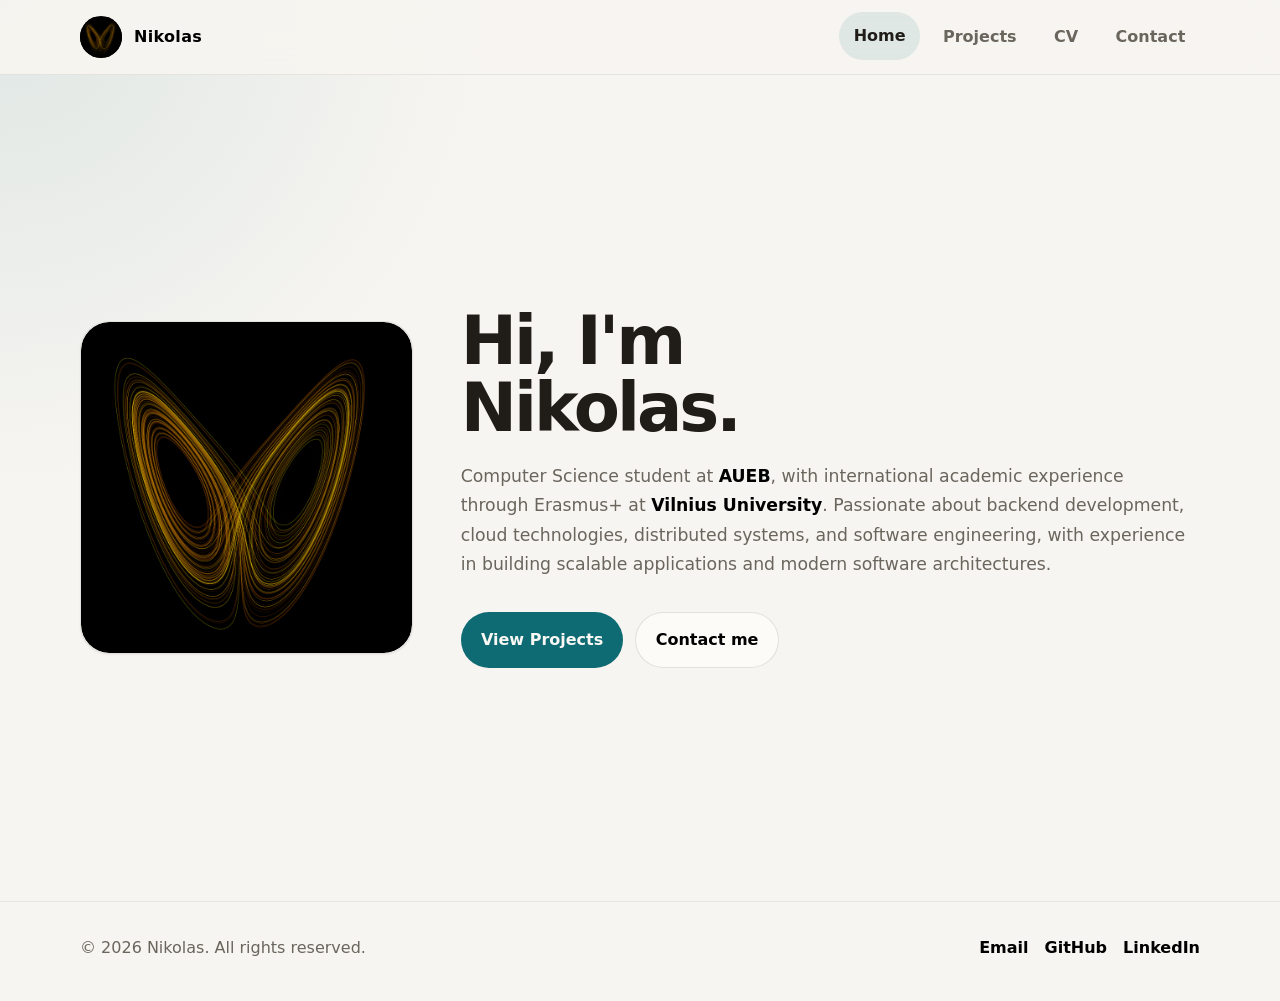
<file: index.html>
<!DOCTYPE html>
<html lang="en" data-theme="light">
<head>
  <meta charset="UTF-8" />
  <meta name="viewport" content="width=device-width, initial-scale=1.0" />
  <title>Portfolio</title>
  <meta name="description" content="Portfolio homepage for Nikolas, Computer Science student at AUEB focused on backend development, cloud, and distributed systems." />
  <link rel="preconnect" href="https://api.fontshare.com" />
  <link href="https://api.fontshare.com/v2/css?f[]=general-sans@400,500,600,700&f[]=cabinet-grotesk@500,700,800&display=swap" rel="stylesheet" />
  <link rel="stylesheet" href="css/style.css" />
</head>
<body>
  <a class="skip-link" href="#content">Skip to content</a>

  <header class="site-header">
    <div class="container header-inner">
      <a class="brand" href="index.html" aria-label="Go to homepage">
        <img src="assets/photo.png" alt="Nikolas" class="brand-photo">
        <span>Nikolas</span>
      </a>
      <nav class="nav" aria-label="Primary navigation">
        <a class="is-active" href="index.html">Home</a>
        <a href="https://github.com/nikwilldoit" target="_blank" rel="noopener noreferrer">Projects</a>
        <a href="https://drive.google.com/file/d/1UFiI4iBHLg2rVivMjlIGK9hXYJwCmS2x/view?usp=sharing" target="_blank" rel="noopener noreferrer">CV</a>
        <a href="contact.html">Contact</a>
      </nav>
    </div>
  </header>

  <main id="content">
    <section class="hero section">
      <div class="container hero-layout">
        <aside class="hero-panel reveal" aria-label="Quick profile">
          <div class="photo-frame">
            <img
              class="photo-img"
              src="assets/photo.png"
              alt="Nikolas"
            />
          </div>
        </aside>

        <div class="hero-copy reveal">
          <h1>Hi, I'm Nikolas<span class="accent">.</span></h1>
          <p>
            Computer Science student at <a href="https://www.aueb.gr/">AUEB</a>, with international academic experience through Erasmus+ at <a href="https://www.vu.lt/en">Vilnius University</a>. Passionate about backend development, cloud technologies, distributed systems, and software engineering, with experience in building scalable applications and modern software architectures.
          </p>
          <div class="hero-actions" style="margin-top: var(--space-8);">
            <a class="btn btn-primary" href="https://github.com/nikwilldoit" target="_blank" rel="noopener noreferrer">
              View Projects
            </a>
            <a class="btn btn-secondary" href="contact.html">Contact me</a>
          </div>
        </div>
      </div>
    </section>
  </main>

  <footer class="site-footer">
    <div class="container footer-inner">
      <p>© <span data-year></span> Nikolas. All rights reserved.</p>
      <div class="footer-links">
        <a href="mailto:nikolaspoulopoulos2005@gmail.com">Email</a>
        <a href="https://github.com/nikwilldoit" target="_blank" rel="noopener noreferrer">GitHub</a>
        <a href="https://www.linkedin.com/in/nikolaos-poulopoulos-53962a304/" target="_blank" rel="noopener noreferrer">LinkedIn</a>
      </div>
    </div>
  </footer>

  <script src="js/script.js" defer></script>
</body>
</html>
</file>
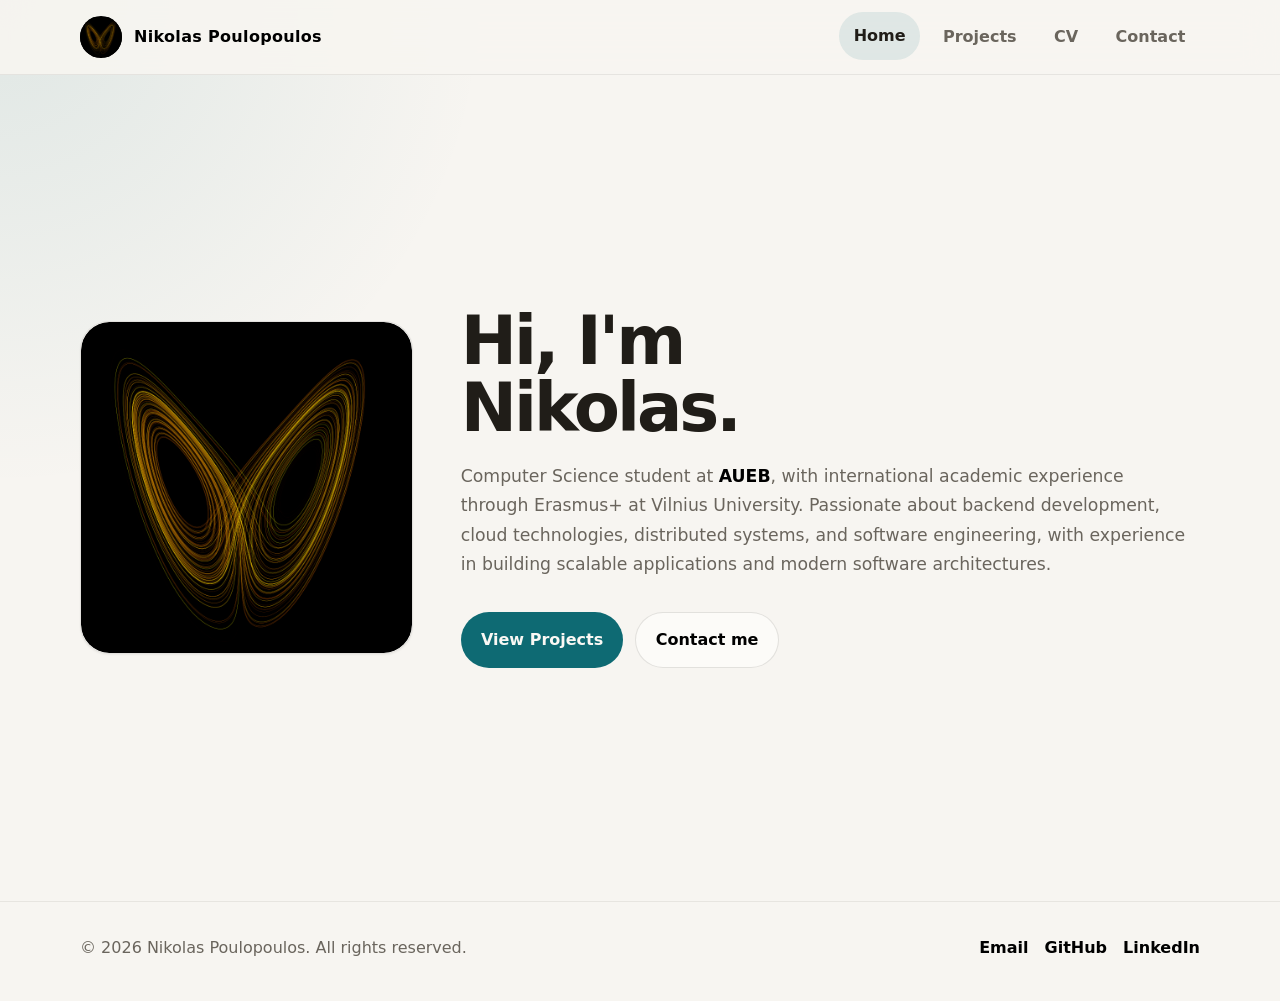
<file: Portfolio/index.html>
<!DOCTYPE html>
<html lang="en" data-theme="light">
<head>
  <meta charset="UTF-8" />
  <meta name="viewport" content="width=device-width, initial-scale=1.0" />
  <title>Portfolio</title>
  <meta name="description" content="Portfolio homepage for Nikolas Poulopoulos, Computer Science student at AUEB focused on backend development, cloud, and distributed systems." />
  <link rel="preconnect" href="https://api.fontshare.com" />
  <link href="https://api.fontshare.com/v2/css?f[]=general-sans@400,500,600,700&f[]=cabinet-grotesk@500,700,800&display=swap" rel="stylesheet" />
  <link rel="stylesheet" href="../css/style.css" />
</head>
<body>
  <a class="skip-link" href="#content">Skip to content</a>

  <header class="site-header">
    <div class="container header-inner">
      <a class="brand" href="./index.html" aria-label="Go to homepage">
        <img src="./assets/photo.png" alt="Nikolas Poulopoulos" class="brand-photo">
        <span>Nikolas Poulopoulos</span>
      </a>
      <nav class="nav" aria-label="Primary navigation">
        <a class="is-active" href="./index.html">Home</a>
        <a href="https://github.com/nikwilldoit" target="_blank" rel="noopener noreferrer">Projects</a>
        <a href="https://drive.google.com/file/d/1XttXnBDYHIDLxhIbtjVhOxRTN-71Aom2/view?usp=sharing" target="_blank" rel="noopener noreferrer">CV</a>
        <a href="./pages/contact.html">Contact</a>
      </nav>
    </div>
  </header>

  <main id="content">

    <!-- HERO -->
    <section class="hero section">
      <div class="container hero-layout">

        <aside class="hero-panel reveal" aria-label="Quick profile">
          <div class="photo-frame">
            <img
              class="photo-img"
              src="./assets/photo.png"
              alt="Nikolas Poulopoulos"
            />
          </div>
        </aside>
        
        <div class="hero-copy reveal">
          <h1>Hi, I'm Nikolas<span class="accent">.</span></h1>
            <p>
            Computer Science student at <a href="https://www.aueb.gr/" >AUEB</a>, with international academic experience through Erasmus+ at Vilnius University. Passionate about backend development, cloud technologies, distributed systems, and software engineering, with experience in building scalable applications and modern software architectures.
            </p>
          <div class="hero-actions" style="margin-top: var(--space-8);">
  <a class="btn btn-primary" href="https://github.com/nikwilldoit" target="_blank" rel="noopener noreferrer">
    View Projects
  </a>
  <a class="btn btn-secondary" href="./pages/contact.html">Contact me</a>
</div>
        </div>

      </div>
    </section>

    

  <footer class="site-footer">
    <div class="container footer-inner">
      <p>© <span data-year></span> Nikolas Poulopoulos. All rights reserved.</p>
      <div class="footer-links">
        <a href="mailto:nikolaspoulopoulos2005@gmail.com">Email</a>
        <a href="https://github.com/nikwilldoit" target="_blank" rel="noopener noreferrer">GitHub</a>
        <a href="https://www.linkedin.com/in/nikolaos-poulopoulos-53962a304/" target="_blank" rel="noopener noreferrer">LinkedIn</a>
      </div>
    </div>
  </footer>

  <script src="./js/script.js" defer></script>
</body>
</html>
</file>
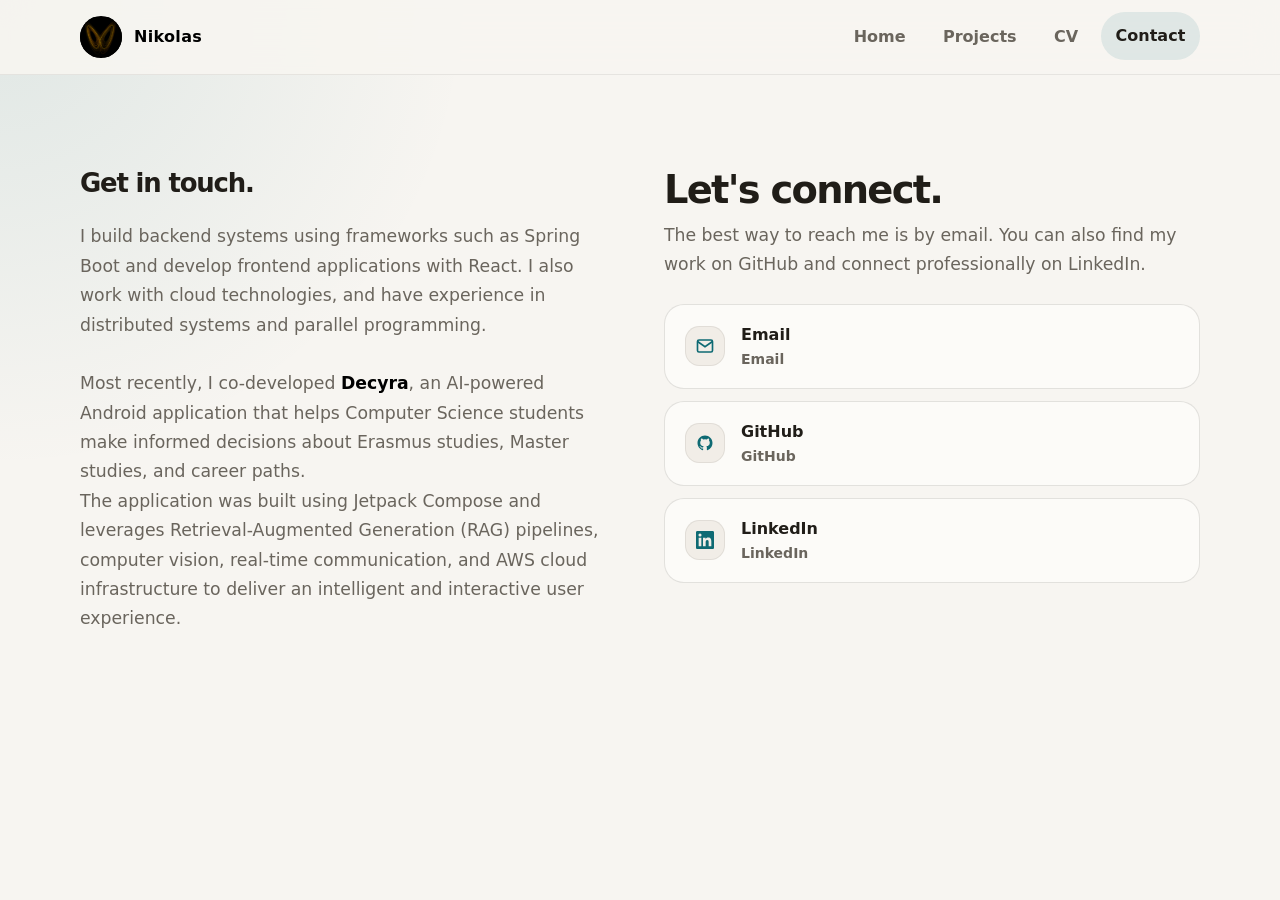
<file: contact.html>
<!DOCTYPE html>
<html lang="en" data-theme="light">
<head>
  <meta charset="UTF-8"/>
  <meta name="viewport" content="width=device-width, initial-scale=1.0"/>
  <title>Contact</title>
  <meta name="description" content="Get in touch with Nikolas."/>
  <link rel="preconnect" href="https://api.fontshare.com"/>
  <link href="https://api.fontshare.com/v2/css?f[]=general-sans@400,500,600,700&f[]=cabinet-grotesk@500,700,800&display=swap" rel="stylesheet"/>
  <link rel="stylesheet" href="css/style.css" />
</head>
<body>
<a class="skip-link" href="#content">Skip to content</a>

<header class="site-header">
  <div class="container header-inner">
    <a class="brand" href="index.html">
      <img src="assets/photo.png" alt="Nikolas" class="brand-photo">
      <span>Nikolas</span>
    </a>
    <nav class="nav" aria-label="Primary navigation">
      <a href="index.html">Home</a>
      <a href="https://github.com/nikwilldoit" target="_blank" rel="noopener noreferrer">Projects</a>
      <a href="https://drive.google.com/file/d/1UFiI4iBHLg2rVivMjlIGK9hXYJwCmS2x/view?usp=sharing" target="_blank" rel="noopener noreferrer">CV</a>
      <a class="is-active" href="contact.html">Contact</a>
    </nav>
  </div>
</header>

<main id="content">
  <section class="section">
    <div class="container contact-wrap">

      <div class="contact-left reveal">
        <h1>Get in touch.<br><br></h1>
        <p class="sub">
          I build backend systems using frameworks such as Spring Boot and develop frontend applications with React. I also work with cloud technologies, and have experience in distributed systems and parallel programming.
          <br><br>
          Most recently, I co-developed <a href="https://github.com/nikwilldoit/Decyra">Decyra</a>, an AI-powered Android application that helps Computer Science students make informed decisions about Erasmus studies, Master studies, and career paths.
          <br>
          The application was built using Jetpack Compose and leverages Retrieval-Augmented Generation (RAG) pipelines, computer vision, real-time communication, and AWS cloud infrastructure to deliver an intelligent and interactive user experience.
        </p>
      </div>

      <div class="reveal">
        <h2 style="font-size:var(--text-xl);margin-bottom:var(--space-3)">Let's connect.</h2>
        <p style="margin-bottom:var(--space-6)">
          The best way to reach me is by email. You can also find my work on
          GitHub and connect professionally on LinkedIn.
        </p>

        <div class="contact-links">

          <a class="contact-link" href="mailto:nikolaspoulopoulos2005@gmail.com">
            <div class="contact-link-icon">
              <svg width="18" height="18" viewBox="0 0 24 24" fill="none" stroke="currentColor" stroke-width="2.2">
                <path d="M4 4h16c1.1 0 2 .9 2 2v12c0 1.1-.9 2-2 2H4c-1.1 0-2-.9-2-2V6c0-1.1.9-2 2-2z"/>
                <polyline points="22,6 12,13 2,6"/>
              </svg>
            </div>
            <div class="contact-link-text">
              <strong>Email</strong>
              <span>Email</span>
            </div>
          </a>

          <a class="contact-link" href="https://github.com/nikwilldoit" target="_blank" rel="noopener noreferrer">
            <div class="contact-link-icon">
              <svg width="18" height="18" viewBox="0 0 24 24" fill="currentColor">
                <path d="M12 2C6.477 2 2 6.484 2 12.021c0 4.425 2.865 8.18 6.839 9.504.5.092.682-.217.682-.483 0-.237-.009-.868-.013-1.703-2.782.605-3.369-1.343-3.369-1.343-.454-1.158-1.11-1.466-1.11-1.466-.908-.62.069-.608.069-.608 1.003.07 1.531 1.032 1.531 1.032.892 1.53 2.341 1.088 2.91.832.092-.647.35-1.088.636-1.338-2.22-.253-4.555-1.113-4.555-4.951 0-1.093.39-1.988 1.029-2.688-.103-.253-.446-1.272.098-2.65 0 0 .84-.27 2.75 1.026A9.564 9.564 0 0 1 12 6.844a9.59 9.59 0 0 1 2.504.337c1.909-1.296 2.747-1.027 2.747-1.027.546 1.379.202 2.398.1 2.651.64.7 1.028 1.595 1.028 2.688 0 3.848-2.339 4.695-4.566 4.943.359.309.678.92.678 1.855 0 1.338-.012 2.419-.012 2.747 0 .268.18.58.688.482A10.02 10.02 0 0 0 22 12.021C22 6.484 17.522 2 12 2z"/>
              </svg>
            </div>
            <div class="contact-link-text">
              <strong>GitHub</strong>
              <span>GitHub</span>
            </div>
          </a>

          <a class="contact-link" href="https://www.linkedin.com/in/nikolaos-poulopoulos-53962a304/" target="_blank" rel="noopener noreferrer">
            <div class="contact-link-icon">
              <svg width="18" height="18" viewBox="0 0 24 24" fill="currentColor">
                <path d="M20.447 20.452h-3.554v-5.569c0-1.328-.027-3.037-1.852-3.037-1.853 0-2.136 1.445-2.136 2.939v5.667H9.351V9h3.414v1.561h.046c.477-.9 1.637-1.85 3.37-1.85 3.601 0 4.267 2.37 4.267 5.455v6.286zM5.337 7.433a2.062 2.062 0 0 1-2.063-2.065 2.064 2.064 0 1 1 2.063 2.065zm1.782 13.019H3.555V9h3.564v11.452zM22.225 0H1.771C.792 0 0 .774 0 1.729v20.542C0 23.227.792 24 1.771 24h20.451C23.2 24 24 23.227 24 22.271V1.729C24 .774 23.2 0 22.222 0h.003z"/>
              </svg>
            </div>
            <div class="contact-link-text">
              <strong>LinkedIn</strong>
              <span>LinkedIn</span>
            </div>
          </a>

        </div>
      </div>

    </div>
  </section>
</main>

<script src="js/script.js" defer></script>
<script>
function handleSubmit(e) {
  e.preventDefault();
  document.getElementById('contact-form').style.display = 'none';
  document.getElementById('form-success').style.display = 'block';
}
</script>
</body>
</html>
</file>
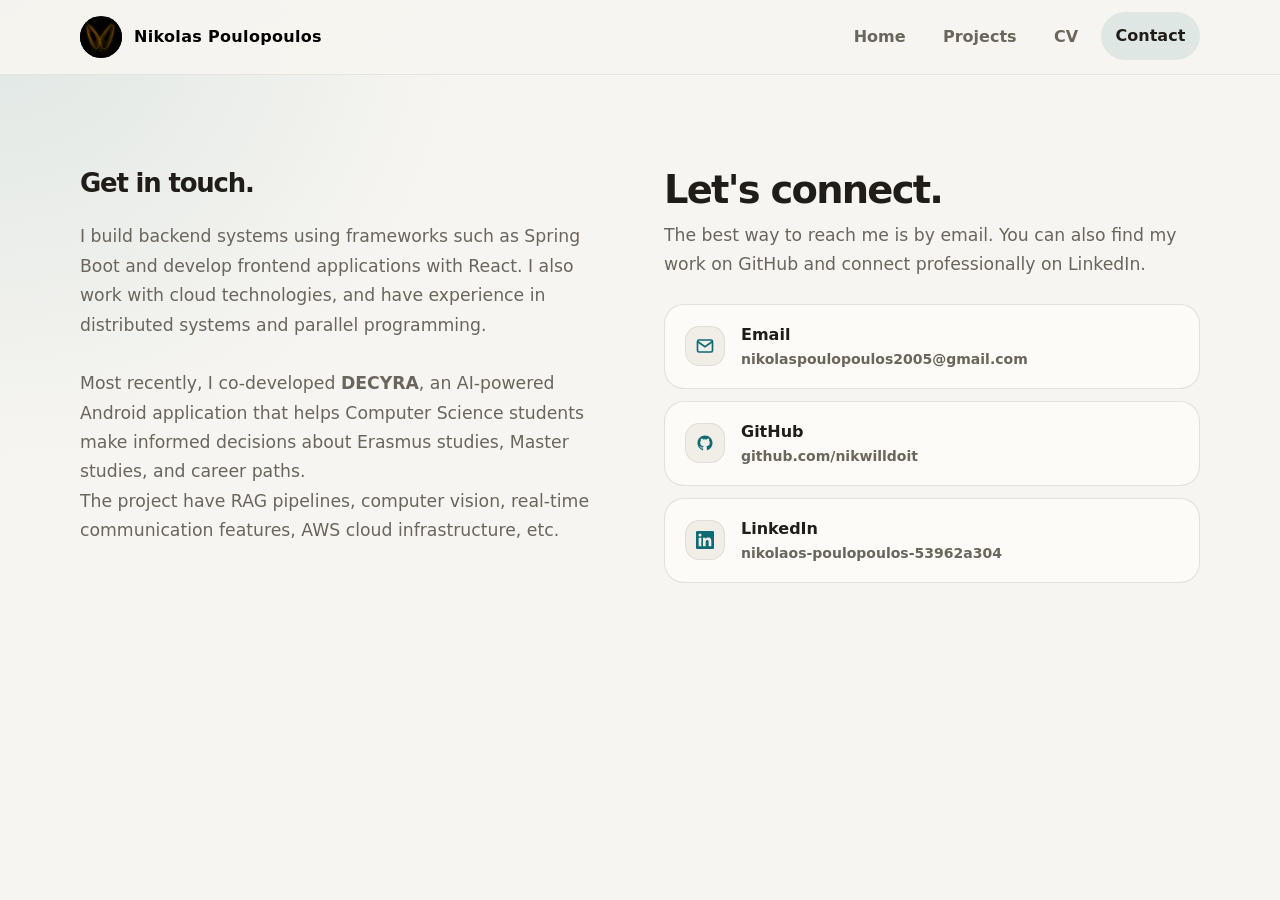
<file: pages/contact.html>
<!DOCTYPE html>
<html lang="en" data-theme="light">
<head>
  <meta charset="UTF-8"/>
  <meta name="viewport" content="width=device-width, initial-scale=1.0"/>
  <title>Contact — Nikolas Poulopoulos</title>
  <meta name="description" content="Get in touch with Nikolas Poulopoulos."/>
  <link rel="preconnect" href="https://api.fontshare.com"/>
  <link href="https://api.fontshare.com/v2/css?f[]=general-sans@400,500,600,700&f[]=cabinet-grotesk@500,700,800&display=swap" rel="stylesheet"/>
  <link rel="stylesheet" href="../css/style.css" />

</head>
<body>
<a class="skip-link" href="#content">Skip to content</a>

<header class="site-header">
  <div class="container header-inner">
    <a class="brand" href="../index.html">
      <img src="../assets/photo.png" alt="Nikolas Poulopoulos" class="brand-photo">
      <span>Nikolas Poulopoulos</span>
    </a>
    <nav class="nav" aria-label="Primary navigation">
      <a href="../index.html">Home</a>
      <a href="https://github.com/nikwilldoit" target="_blank" rel="noopener noreferrer">Projects</a>
      <a href="https://drive.google.com/drive/home" target="_blank" rel="noopener noreferrer">CV</a>
      <a class="is-active" href="./contact.html">Contact</a>
    </nav>
  </div>
</header>

<main id="content">
  <section class="section">
    <div class="container contact-wrap">

      <!-- ΑΡΙΣΤΕΡΑ: hero text -->
      <div class="contact-left reveal">
<h1>Get in touch.<br><br></h1>
<p class="sub">
I build backend systems using frameworks such as Spring Boot and develop frontend applications with React. I also work with cloud technologies, and have experience in distributed systems and parallel programming.
<br><br>
Most recently, I co-developed <strong>DECYRA</strong>, an AI-powered Android application that helps Computer Science students make informed decisions about Erasmus studies, Master studies, and career paths.
<br>
The project have RAG pipelines, computer vision, real-time communication features, AWS cloud infrastructure, etc.
</p>
      </div>


      <div class="reveal">

        <h2 style="font-size:var(--text-xl);margin-bottom:var(--space-3)">Let's connect.</h2>
        <p style="margin-bottom:var(--space-6)">
          The best way to reach me is by email. You can also find my work on
          GitHub and connect professionally on LinkedIn.
        </p>

        <div class="contact-links">

          <a class="contact-link" href="mailto:nikolaspoulopoulos2005@gmail.com">
            <div class="contact-link-icon">
              <svg width="18" height="18" viewBox="0 0 24 24" fill="none" stroke="currentColor" stroke-width="2.2">
                <path d="M4 4h16c1.1 0 2 .9 2 2v12c0 1.1-.9 2-2 2H4c-1.1 0-2-.9-2-2V6c0-1.1.9-2 2-2z"/>
                <polyline points="22,6 12,13 2,6"/>
              </svg>
            </div>
            <div class="contact-link-text">
              <strong>Email</strong>
              <span>nikolaspoulopoulos2005@gmail.com</span>
            </div>
          </a>

          <a class="contact-link" href="https://github.com/nikwilldoit" target="_blank" rel="noopener noreferrer">
            <div class="contact-link-icon">
              <svg width="18" height="18" viewBox="0 0 24 24" fill="currentColor">
                <path d="M12 2C6.477 2 2 6.484 2 12.021c0 4.425 2.865 8.18 6.839 9.504.5.092.682-.217.682-.483 0-.237-.009-.868-.013-1.703-2.782.605-3.369-1.343-3.369-1.343-.454-1.158-1.11-1.466-1.11-1.466-.908-.62.069-.608.069-.608 1.003.07 1.531 1.032 1.531 1.032.892 1.53 2.341 1.088 2.91.832.092-.647.35-1.088.636-1.338-2.22-.253-4.555-1.113-4.555-4.951 0-1.093.39-1.988 1.029-2.688-.103-.253-.446-1.272.098-2.65 0 0 .84-.27 2.75 1.026A9.564 9.564 0 0 1 12 6.844a9.59 9.59 0 0 1 2.504.337c1.909-1.296 2.747-1.027 2.747-1.027.546 1.379.202 2.398.1 2.651.64.7 1.028 1.595 1.028 2.688 0 3.848-2.339 4.695-4.566 4.943.359.309.678.92.678 1.855 0 1.338-.012 2.419-.012 2.747 0 .268.18.58.688.482A10.02 10.02 0 0 0 22 12.021C22 6.484 17.522 2 12 2z"/>
              </svg>
            </div>
            <div class="contact-link-text">
              <strong>GitHub</strong>
              <span>github.com/nikwilldoit</span>
            </div>
          </a>

          <a class="contact-link" href="https://www.linkedin.com/in/nikolaos-poulopoulos-53962a304/" target="_blank" rel="noopener noreferrer">
            <div class="contact-link-icon">
              <svg width="18" height="18" viewBox="0 0 24 24" fill="currentColor">
                <path d="M20.447 20.452h-3.554v-5.569c0-1.328-.027-3.037-1.852-3.037-1.853 0-2.136 1.445-2.136 2.939v5.667H9.351V9h3.414v1.561h.046c.477-.9 1.637-1.85 3.37-1.85 3.601 0 4.267 2.37 4.267 5.455v6.286zM5.337 7.433a2.062 2.062 0 0 1-2.063-2.065 2.064 2.064 0 1 1 2.063 2.065zm1.782 13.019H3.555V9h3.564v11.452zM22.225 0H1.771C.792 0 0 .774 0 1.729v20.542C0 23.227.792 24 1.771 24h20.451C23.2 24 24 23.227 24 22.271V1.729C24 .774 23.2 0 22.222 0h.003z"/>
              </svg>
            </div>
            <div class="contact-link-text">
              <strong>LinkedIn</strong>
              <span>nikolaos-poulopoulos-53962a304</span>
            </div>
          </a>

        </div>
      </div>

    </div>
  </section>
</main>


<script src="../js/script.js" defer></script>
<script>
function handleSubmit(e) {
  e.preventDefault();
  document.getElementById('contact-form').style.display = 'none';
  document.getElementById('form-success').style.display = 'block';
}
</script>
</body>
</html>
</file>
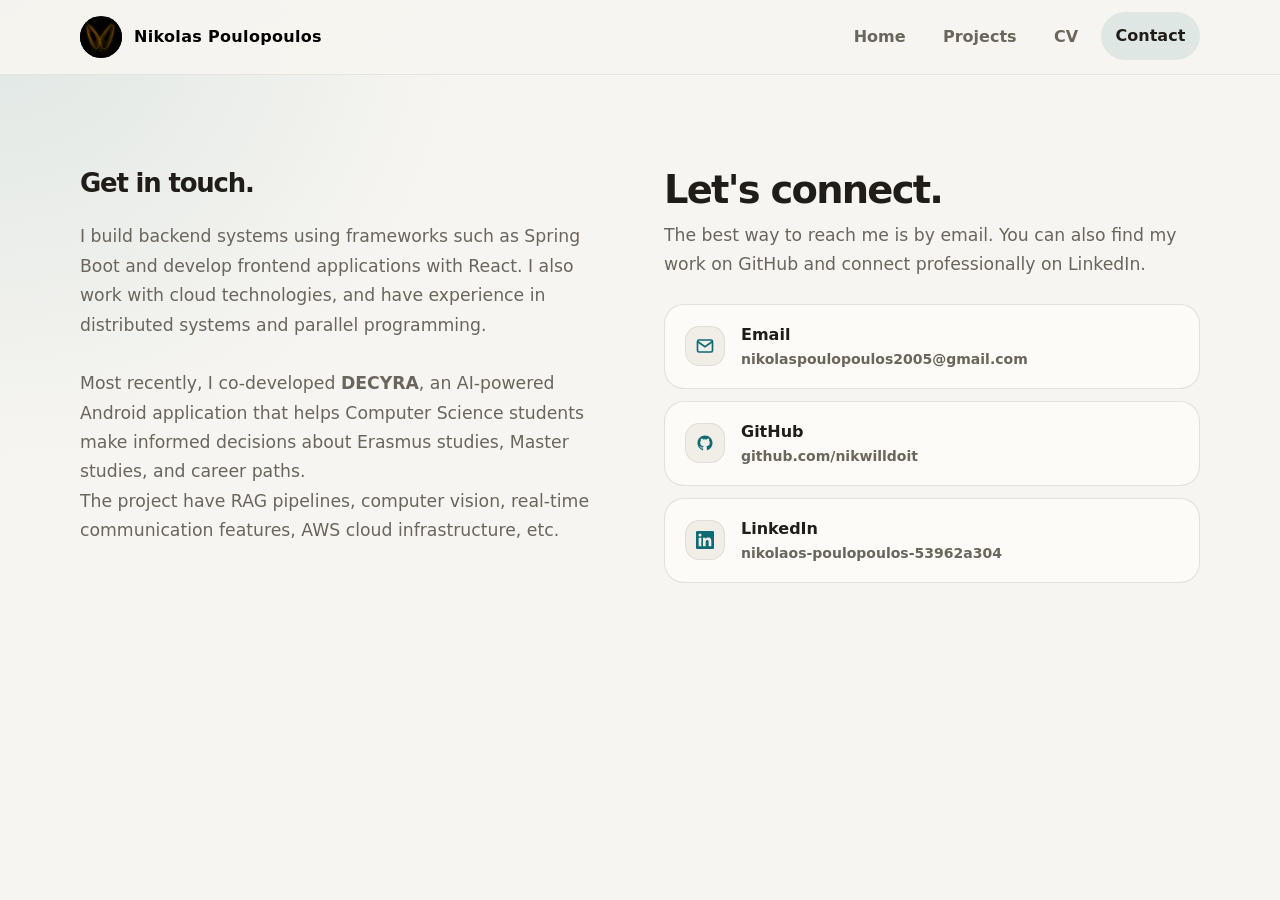
<file: Portfolio/pages/contact.html>
<!DOCTYPE html>
<html lang="en" data-theme="light">
<head>
  <meta charset="UTF-8"/>
  <meta name="viewport" content="width=device-width, initial-scale=1.0"/>
  <title>Contact — Nikolas Poulopoulos</title>
  <meta name="description" content="Get in touch with Nikolas Poulopoulos."/>
  <link rel="preconnect" href="https://api.fontshare.com"/>
  <link href="https://api.fontshare.com/v2/css?f[]=general-sans@400,500,600,700&f[]=cabinet-grotesk@500,700,800&display=swap" rel="stylesheet"/>
  <link rel="stylesheet" href="../css/style.css"/>

</head>
<body>
<a class="skip-link" href="#content">Skip to content</a>

<header class="site-header">
  <div class="container header-inner">
    <a class="brand" href="../index.html">
      <img src="../assets/photo.png" alt="Nikolas Poulopoulos" class="brand-photo">
      <span>Nikolas Poulopoulos</span>
    </a>
    <nav class="nav" aria-label="Primary navigation">
      <a href="../index.html">Home</a>
      <a href="https://github.com/nikwilldoit" target="_blank" rel="noopener noreferrer">Projects</a>
      <a href="https://drive.google.com/drive/home" target="_blank" rel="noopener noreferrer">CV</a>
      <a class="is-active" href="./contact.html">Contact</a>
    </nav>
  </div>
</header>

<main id="content">
  <section class="section">
    <div class="container contact-wrap">

      <!-- ΑΡΙΣΤΕΡΑ: hero text -->
      <div class="contact-left reveal">
<h1>Get in touch.<br><br></h1>
<p class="sub">
I build backend systems using frameworks such as Spring Boot and develop frontend applications with React. I also work with cloud technologies, and have experience in distributed systems and parallel programming.
<br><br>
Most recently, I co-developed <strong>DECYRA</strong>, an AI-powered Android application that helps Computer Science students make informed decisions about Erasmus studies, Master studies, and career paths.
<br>
The project have RAG pipelines, computer vision, real-time communication features, AWS cloud infrastructure, etc.
</p>
      </div>


      <div class="reveal">

        <h2 style="font-size:var(--text-xl);margin-bottom:var(--space-3)">Let's connect.</h2>
        <p style="margin-bottom:var(--space-6)">
          The best way to reach me is by email. You can also find my work on
          GitHub and connect professionally on LinkedIn.
        </p>

        <div class="contact-links">

          <a class="contact-link" href="mailto:nikolaspoulopoulos2005@gmail.com">
            <div class="contact-link-icon">
              <svg width="18" height="18" viewBox="0 0 24 24" fill="none" stroke="currentColor" stroke-width="2.2">
                <path d="M4 4h16c1.1 0 2 .9 2 2v12c0 1.1-.9 2-2 2H4c-1.1 0-2-.9-2-2V6c0-1.1.9-2 2-2z"/>
                <polyline points="22,6 12,13 2,6"/>
              </svg>
            </div>
            <div class="contact-link-text">
              <strong>Email</strong>
              <span>nikolaspoulopoulos2005@gmail.com</span>
            </div>
          </a>

          <a class="contact-link" href="https://github.com/nikwilldoit" target="_blank" rel="noopener noreferrer">
            <div class="contact-link-icon">
              <svg width="18" height="18" viewBox="0 0 24 24" fill="currentColor">
                <path d="M12 2C6.477 2 2 6.484 2 12.021c0 4.425 2.865 8.18 6.839 9.504.5.092.682-.217.682-.483 0-.237-.009-.868-.013-1.703-2.782.605-3.369-1.343-3.369-1.343-.454-1.158-1.11-1.466-1.11-1.466-.908-.62.069-.608.069-.608 1.003.07 1.531 1.032 1.531 1.032.892 1.53 2.341 1.088 2.91.832.092-.647.35-1.088.636-1.338-2.22-.253-4.555-1.113-4.555-4.951 0-1.093.39-1.988 1.029-2.688-.103-.253-.446-1.272.098-2.65 0 0 .84-.27 2.75 1.026A9.564 9.564 0 0 1 12 6.844a9.59 9.59 0 0 1 2.504.337c1.909-1.296 2.747-1.027 2.747-1.027.546 1.379.202 2.398.1 2.651.64.7 1.028 1.595 1.028 2.688 0 3.848-2.339 4.695-4.566 4.943.359.309.678.92.678 1.855 0 1.338-.012 2.419-.012 2.747 0 .268.18.58.688.482A10.02 10.02 0 0 0 22 12.021C22 6.484 17.522 2 12 2z"/>
              </svg>
            </div>
            <div class="contact-link-text">
              <strong>GitHub</strong>
              <span>github.com/nikwilldoit</span>
            </div>
          </a>

          <a class="contact-link" href="https://www.linkedin.com/in/nikolaos-poulopoulos-53962a304/" target="_blank" rel="noopener noreferrer">
            <div class="contact-link-icon">
              <svg width="18" height="18" viewBox="0 0 24 24" fill="currentColor">
                <path d="M20.447 20.452h-3.554v-5.569c0-1.328-.027-3.037-1.852-3.037-1.853 0-2.136 1.445-2.136 2.939v5.667H9.351V9h3.414v1.561h.046c.477-.9 1.637-1.85 3.37-1.85 3.601 0 4.267 2.37 4.267 5.455v6.286zM5.337 7.433a2.062 2.062 0 0 1-2.063-2.065 2.064 2.064 0 1 1 2.063 2.065zm1.782 13.019H3.555V9h3.564v11.452zM22.225 0H1.771C.792 0 0 .774 0 1.729v20.542C0 23.227.792 24 1.771 24h20.451C23.2 24 24 23.227 24 22.271V1.729C24 .774 23.2 0 22.222 0h.003z"/>
              </svg>
            </div>
            <div class="contact-link-text">
              <strong>LinkedIn</strong>
              <span>nikolaos-poulopoulos-53962a304</span>
            </div>
          </a>

        </div>
      </div>

    </div>
  </section>
</main>


<script src="../js/script.js" defer></script>
<script>
function handleSubmit(e) {
  e.preventDefault();
  document.getElementById('contact-form').style.display = 'none';
  document.getElementById('form-success').style.display = 'block';
}
</script>
</body>
</html>
</file>
<file: css/style.css>
:root,
[data-theme="light"] {
  --text-xs: clamp(0.75rem, 0.7rem + 0.25vw, 0.875rem);
  --text-sm: clamp(0.875rem, 0.8rem + 0.35vw, 1rem);
  --text-base: clamp(1rem, 0.95rem + 0.25vw, 1.08rem);
  --text-lg: clamp(1.125rem, 1rem + 0.6vw, 1.5rem);
  --text-xl: clamp(1.7rem, 1.2rem + 1.5vw, 2.8rem);
  --text-2xl: clamp(2.6rem, 1.8rem + 3vw, 4.8rem);

  --space-1: 0.25rem;
  --space-2: 0.5rem;
  --space-3: 0.75rem;
  --space-4: 1rem;
  --space-5: 1.25rem;
  --space-6: 1.5rem;
  --space-8: 2rem;
  --space-10: 2.5rem;
  --space-12: 3rem;
  --space-16: 4rem;
  --space-20: 5rem;
  --space-24: 6rem;

  --color-bg: #f7f5f1;
  --color-surface: #fcfbf8;
  --color-surface-2: #f1ede7;
  --color-border: rgba(40, 37, 29, 0.12);
  --color-divider: rgba(40, 37, 29, 0.08);
  --color-text: #201d18;
  --color-text-muted: #6a655d;
  --color-text-inverse: #faf8f4;
  --color-primary: #0e6a73;
  --color-primary-hover: #0a4f56;
  --color-primary-soft: rgba(14, 106, 115, 0.1);

  --shadow-sm: 0 1px 2px rgba(20, 18, 15, 0.05);
  --shadow-md: 0 12px 32px rgba(20, 18, 15, 0.08);

  --radius-md: 0.9rem;
  --radius-lg: 1.25rem;
  --radius-xl: 1.8rem;
  --radius-full: 999px;

  --content: 1120px;
  --font-body: "General Sans", system-ui, sans-serif;
  --font-display: "Cabinet Grotesk", "General Sans", system-ui, sans-serif;
  --transition: 180ms cubic-bezier(0.16, 1, 0.3, 1);
}

[data-theme="dark"] {
  --color-bg: #121211;
  --color-surface: #191918;
  --color-surface-2: #22211f;
  --color-border: rgba(248, 246, 242, 0.12);
  --color-divider: rgba(248, 246, 242, 0.08);
  --color-text: #f0ede6;
  --color-text-muted: #b5aea3;
  --color-text-inverse: #171614;
  --color-primary: #73b9c0;
  --color-primary-hover: #96d0d5;
  --color-primary-soft: rgba(115, 185, 192, 0.14);
  --shadow-sm: 0 1px 2px rgba(0, 0, 0, 0.22);
  --shadow-md: 0 12px 32px rgba(0, 0, 0, 0.28);
}

* {
  box-sizing: border-box;
  margin: 0;
  padding: 0;
}

html {
  scroll-behavior: smooth;
}

body {
  min-height: 100vh;
  font-family: var(--font-body);
  font-size: var(--text-base);
  line-height: 1.7;
  background:
    radial-gradient(circle at top left, var(--color-primary-soft), transparent 30%),
    var(--color-bg);
  color: var(--color-text);
}

a {
  color: black;
  text-decoration: none;
  font-weight: 900;
  transition: all 0.2s ease-in-out;
}

button {
  font: inherit;
  border: 0;
  background: none;
  color: inherit;
  cursor: pointer;
}

p {
  max-width: 66ch;
  color: var(--color-text-muted);
}

h1,
h2,
h3 {
  line-height: 1;
  letter-spacing: -0.045em;
  font-family: var(--font-display);
  color: var(--color-text);
}

.container {
  width: min(calc(100% - 2rem), var(--content));
  margin-inline: auto;
}

.skip-link {
  position: absolute;
  left: -999px;
  top: 0;
}

.skip-link:focus {
  left: 1rem;
  top: 1rem;
  background: var(--color-surface);
  padding: 0.75rem 1rem;
  border-radius: var(--radius-md);
  z-index: 1000;
}

.site-header {
  position: sticky;
  top: 0;
  z-index: 50;
  backdrop-filter: blur(18px);
  background: color-mix(in srgb, var(--color-bg) 88%, transparent);
  border-bottom: 1px solid var(--color-divider);
}

.header-inner {
  min-height: 4.6rem;
  display: flex;
  align-items: center;
  justify-content: space-between;
  gap: var(--space-4);
}

.brand {
  display: inline-flex;
  align-items: center;
  gap: var(--space-3);
  font-size: var(--text-sm);
  font-weight: 700;
  letter-spacing: 0.02em;
}

.brand-mark {
  width: 2.45rem;
  height: 2.45rem;
  border-radius: 0.85rem;
  display: grid;
  place-items: center;
  background: linear-gradient(135deg, var(--color-primary), color-mix(in srgb, var(--color-primary) 24%, var(--color-surface)));
  color: var(--color-text-inverse);
  box-shadow: var(--shadow-sm);
  font-weight: 700;
}

.nav {
  display: flex;
  align-items: center;
  gap: var(--space-2);
  flex-wrap: wrap;
  justify-content: flex-end;
}

.nav a,
.theme-toggle {
  font-size: var(--text-sm);
  color: var(--color-text-muted);
  padding: 0.66rem 0.92rem;
  border-radius: var(--radius-full);
  transition: background var(--transition), color var(--transition), transform var(--transition);
}

.nav a:hover,
.nav a:focus-visible,
.theme-toggle:hover,
.theme-toggle:focus-visible,
.nav a.is-active {
  background: var(--color-primary-soft);
  color: var(--color-text);
  outline: none;
  transform: translateY(-1px);
}

.section {
  padding-block: clamp(var(--space-12), 8vw, var(--space-24));
}

.section-muted {
  background: color-mix(in srgb, var(--color-surface) 88%, transparent);
  border-top: 1px solid var(--color-divider);
  border-bottom: 1px solid var(--color-divider);
}

.brand-photo {
  width: 42px;
  height: 42px;
  border-radius: 50%;
  object-fit: contain;
  background: #000;
}

.hero {
  min-height: calc(100vh - 4.6rem);
  display: grid;
  align-items: center;
}

.hero-layout {
  display: grid;
  grid-template-columns: 0.45fr 1fr;
  gap: 3rem;
  align-items: center;
}

.hero-copy h1 {
  font-size: var(--text-2xl);
  max-width: 11ch;
  margin-bottom: var(--space-5);
}

.hero-lead {
  font-size: clamp(1.08rem, 1rem + 0.4vw, 1.28rem);
  color: var(--color-text-muted);
  max-width: 42ch;
  margin-bottom: var(--space-8);
}

.eyebrow,
.kicker {
  display: inline-flex;
  align-items: center;
  gap: var(--space-2);
  padding: 0.5rem 0.9rem;
  border-radius: var(--radius-full);
  background: var(--color-primary-soft);
  color: var(--color-primary);
  font-size: var(--text-xs);
  font-weight: 700;
  letter-spacing: 0.06em;
  text-transform: uppercase;
  margin-bottom: var(--space-5);
}

.hero-actions {
  display: flex;
  flex-wrap: wrap;
  gap: var(--space-3);
}

.btn {
  display: inline-flex;
  align-items: center;
  justify-content: center;
  min-height: 3rem;
  padding: 0.85rem 1.2rem;
  border-radius: var(--radius-full);
  font-size: var(--text-sm);
  font-weight: 600;
  border: 1px solid transparent;
  transition: transform var(--transition), background var(--transition), color var(--transition), border-color var(--transition);
}

.btn:hover,
.btn:focus-visible {
  transform: translateY(-2px);
  outline: none;
}

.btn-primary {
  background: var(--color-primary);
  color: var(--color-text-inverse);
}

.btn-primary:hover,
.btn-primary:focus-visible {
  background: var(--color-primary-hover);
}

.btn-secondary {
  border-color: var(--color-border);
  background: var(--color-surface);
}

.hero-panel,
.info-card,
.project-card,
.education-block {
  background: color-mix(in srgb, var(--color-surface) 94%, transparent);
  border: 1px solid var(--color-border);
  border-radius: var(--radius-xl);
  box-shadow: var(--shadow-sm);
}

.hero-panel {
  padding: 0;
  overflow: hidden;
}

.profile-top {
  display: flex;
  align-items: center;
  gap: var(--space-4);
  margin-bottom: var(--space-6);
}

.avatar {
  width: 4.8rem;
  height: 4.8rem;
  border-radius: 1.2rem;
  display: grid;
  place-items: center;
  background: var(--color-primary-soft);
  color: var(--color-primary);
  font-family: var(--font-display);
  font-size: 1.4rem;
  font-weight: 800;
}

.profile-name {
  color: var(--color-text);
  font-family: var(--font-display);
  font-size: var(--text-lg);
  font-weight: 700;
  margin-bottom: 0.2rem;
}

.profile-role {
  font-size: var(--text-sm);
}

.profile-facts {
  display: grid;
  gap: var(--space-4);
}

.fact-item {
  padding-top: var(--space-4);
  border-top: 1px solid var(--color-divider);
}

.fact-label,
.card-title,
.project-tag,
.edu-label {
  display: inline-block;
  margin-bottom: var(--space-2);
  color: var(--color-primary);
  font-size: var(--text-xs);
  font-weight: 700;
  letter-spacing: 0.06em;
  text-transform: uppercase;
}

.fact-item p,
.edu-text {
  font-size: var(--text-sm);
}

.intro-grid {
  display: grid;
  grid-template-columns: 0.9fr 1.1fr;
  gap: var(--space-10);
  align-items: start;
}

.section-heading h2 {
  font-size: var(--text-xl);
  max-width: 13ch;
}

.section-heading-row {
  display: flex;
  align-items: flex-end;
  justify-content: space-between;
  gap: var(--space-4);
  margin-bottom: var(--space-8);
  flex-wrap: wrap;
}

.prose-block {
  display: grid;
  gap: var(--space-5);
}

.card-grid.two-col,
.project-grid,
.education-items {
  display: grid;
  grid-template-columns: 1fr 1fr;
  gap: var(--space-5);
}

.info-card,
.project-card {
  padding: var(--space-8);
}

.card-title {
  margin-bottom: var(--space-4);
}

.clean-list {
  list-style: none;
  display: grid;
  gap: var(--space-4);
}

.clean-list li {
  padding-bottom: var(--space-4);
  border-bottom: 1px solid var(--color-divider);
  color: var(--color-text-muted);
}

.clean-list li:last-child {
  border-bottom: 0;
  padding-bottom: 0;
}

.project-card h3 {
  font-size: var(--text-lg);
  margin-bottom: var(--space-3);
}

.project-card p {
  margin-bottom: var(--space-4);
}

.text-link {
  color: var(--color-primary);
  font-weight: 600;
  font-size: var(--text-sm);
}

.education-block {
  padding: var(--space-8);
}

.education-block h2 {
  font-size: var(--text-xl);
  margin-bottom: var(--space-8);
  max-width: 16ch;
}

.footer-inner {
  display: flex;
  align-items: center;
  justify-content: space-between;
  gap: var(--space-4);
  flex-wrap: wrap;
}

.footer-links {
  display: flex;
  gap: var(--space-4);
  flex-wrap: wrap;
}

.site-footer {
  padding: var(--space-8) 0 var(--space-10);
  border-top: 1px solid var(--color-divider);
  color: var(--color-text-muted);
  font-size: var(--text-sm);
}

.reveal {
  opacity: 0;
  transform: translateY(22px);
  transition: opacity 700ms ease, transform 700ms ease;
}

.reveal.is-visible {
  opacity: 1;
  transform: translateY(0);
}

.photo-frame {
  width: 100%;
  aspect-ratio: 1 / 1;
  overflow: hidden;
  border-radius: var(--radius-xl);
  display: flex;
  align-items: center;
  justify-content: center;
}

.photo-img {
  width: 100%;
  height: 100%;
  object-fit: cover;
  display: block;
}

    .contact-wrap {
      display: grid;
      grid-template-columns: 1fr 1fr;
      gap: var(--space-12);
      align-items: start;
    }

    .contact-left h2 {
      font-size: clamp(1.8rem, 1.4rem + 1.2vw, 2.8rem);
      margin-bottom: var(--space-4);
    }
    .contact-left > p {
      font-size: var(--text-base);
      line-height: 1.7;
      margin-bottom: var(--space-8);
    }
    .contact-links { display: grid; gap: var(--space-3); }
    .contact-link {
      display: flex;
      align-items: center;
      gap: var(--space-4);
      padding: var(--space-4) var(--space-5);
      background: var(--color-surface);
      border: 1px solid var(--color-border);
      border-radius: var(--radius-lg);
      transition: border-color var(--transition), background var(--transition), transform var(--transition), box-shadow var(--transition);
    }
    .contact-link:hover {
      border-color: var(--color-primary);
      background: var(--color-primary-soft);
      transform: translateX(5px);
      box-shadow: var(--shadow-sm);
    }
    .contact-link-icon {
      width: 2.5rem;
      height: 2.5rem;
      border-radius: var(--radius-md);
      background: var(--color-surface-2);
      border: 1px solid var(--color-divider);
      display: grid;
      place-items: center;
      flex-shrink: 0;
      color: var(--color-primary);
      transition: background var(--transition);
    }
    .contact-link:hover .contact-link-icon {
      background: var(--color-primary);
      color: var(--color-text-inverse);
      border-color: transparent;
    }
    .contact-link-text { display: flex; flex-direction: column; min-width: 0; }
    .contact-link-text strong { font-size: var(--text-sm); color: var(--color-text); font-weight: 600; }
    .contact-link-text span { font-size: var(--text-xs); color: var(--color-text-muted); overflow: hidden; text-overflow: ellipsis; white-space: nowrap; }

    .contact-form-card {
      background: var(--color-surface);
      border: 1px solid var(--color-border);
      border-radius: var(--radius-xl);
      box-shadow: var(--shadow-md);
      padding: var(--space-8);
    }
    .contact-form-card h2 {
      font-size: var(--text-lg);
      margin-bottom: var(--space-6);
    }
    .form-row { display: grid; grid-template-columns: 1fr 1fr; gap: var(--space-4); }
    .form-group { margin-bottom: var(--space-5); }
    .form-group label { display: block; font-size: var(--text-xs); font-weight: 700; letter-spacing: .04em; text-transform: uppercase; color: var(--color-text-muted); margin-bottom: var(--space-2); }
    .form-group input,
    .form-group textarea {
      width: 100%;
      padding: .75rem 1rem;
      border-radius: var(--radius-md);
      border: 1px solid var(--color-border);
      background: var(--color-surface-2);
      color: var(--color-text);
      font-size: var(--text-sm);
      font-family: inherit;
      transition: border-color var(--transition), box-shadow var(--transition);
      resize: vertical;
    }
    .form-group input:focus,
    .form-group textarea:focus {
      outline: none;
      border-color: var(--color-primary);
      box-shadow: 0 0 0 3px var(--color-primary-soft);
    }
    .form-group textarea { min-height: 130px; }
    .form-submit { width: 100%; }
    .form-note { font-size: var(--text-xs); color: var(--color-text-muted); margin-top: var(--space-3); text-align: center; }

    .form-success {
      display: none;
      padding: var(--space-10) var(--space-6);
      text-align: center;
    }
    .form-success-icon {
      width: 3.5rem;
      height: 3.5rem;
      background: var(--color-primary-soft);
      border-radius: 50%;
      display: grid;
      place-items: center;
      color: var(--color-primary);
      margin: 0 auto var(--space-5);
    }
    .form-success h3 { font-size: var(--text-lg); margin-bottom: var(--space-2); }
    .form-success p { font-size: var(--text-sm); color: var(--color-text-muted); max-width: 30ch; margin-inline: auto; }


    .page-hero { padding-block: clamp(3rem, 7vw, 5.5rem); }
    .page-hero .eyebrow { margin-bottom: var(--space-4); }
    .page-hero h1 { font-size: clamp(2.4rem, 2rem + 2vw, 4rem); margin-bottom: var(--space-5); }
    .page-hero .sub { font-size: clamp(1.05rem, 1rem + .4vw, 1.2rem); color: var(--color-text-muted); max-width: 52ch; }

    @media (max-width: 880px) {
      .contact-wrap { grid-template-columns: 1fr; }
      .form-row { grid-template-columns: 1fr; }
    }


@media (max-width: 980px) {
  .hero-layout,
  .intro-grid,
  .card-grid.two-col,
  .project-grid,
  .education-items {
    grid-template-columns: 1fr;
  }

  .hero {
    min-height: auto;
    padding-top: var(--space-10);
  }

  .section-heading h2,
  .education-block h2,
  .hero-copy h1 {
    max-width: none;
  }
}

@media (max-width: 720px) {
  .header-inner {
    padding-block: 0.75rem;
    align-items: flex-start;
    flex-direction: column;
  }

  .nav {
    width: 100%;
    justify-content: flex-start;
  }

  .hero-copy h1 {
    font-size: clamp(2.6rem, 13vw, 4rem);
  }

  .hero-panel,
  .info-card,
  .project-card,
  .education-block {
    border-radius: var(--radius-lg);
  }
}

@media (prefers-reduced-motion: reduce) {
  html {
    scroll-behavior: auto;
  }

  *,
  *::before,
  *::after {
    animation: none !important;
    transition: none !important;
  }

  .reveal {
    opacity: 1;
    transform: none;
  }
}
</file>
<file: Portfolio/css/style.css>
:root,
[data-theme="light"] {
  --text-xs: clamp(0.75rem, 0.7rem + 0.25vw, 0.875rem);
  --text-sm: clamp(0.875rem, 0.8rem + 0.35vw, 1rem);
  --text-base: clamp(1rem, 0.95rem + 0.25vw, 1.08rem);
  --text-lg: clamp(1.125rem, 1rem + 0.6vw, 1.5rem);
  --text-xl: clamp(1.7rem, 1.2rem + 1.5vw, 2.8rem);
  --text-2xl: clamp(2.6rem, 1.8rem + 3vw, 4.8rem);

  --space-1: 0.25rem;
  --space-2: 0.5rem;
  --space-3: 0.75rem;
  --space-4: 1rem;
  --space-5: 1.25rem;
  --space-6: 1.5rem;
  --space-8: 2rem;
  --space-10: 2.5rem;
  --space-12: 3rem;
  --space-16: 4rem;
  --space-20: 5rem;
  --space-24: 6rem;

  --color-bg: #f7f5f1;
  --color-surface: #fcfbf8;
  --color-surface-2: #f1ede7;
  --color-border: rgba(40, 37, 29, 0.12);
  --color-divider: rgba(40, 37, 29, 0.08);
  --color-text: #201d18;
  --color-text-muted: #6a655d;
  --color-text-inverse: #faf8f4;
  --color-primary: #0e6a73;
  --color-primary-hover: #0a4f56;
  --color-primary-soft: rgba(14, 106, 115, 0.1);

  --shadow-sm: 0 1px 2px rgba(20, 18, 15, 0.05);
  --shadow-md: 0 12px 32px rgba(20, 18, 15, 0.08);

  --radius-md: 0.9rem;
  --radius-lg: 1.25rem;
  --radius-xl: 1.8rem;
  --radius-full: 999px;

  --content: 1120px;
  --font-body: "General Sans", system-ui, sans-serif;
  --font-display: "Cabinet Grotesk", "General Sans", system-ui, sans-serif;
  --transition: 180ms cubic-bezier(0.16, 1, 0.3, 1);
}

[data-theme="dark"] {
  --color-bg: #121211;
  --color-surface: #191918;
  --color-surface-2: #22211f;
  --color-border: rgba(248, 246, 242, 0.12);
  --color-divider: rgba(248, 246, 242, 0.08);
  --color-text: #f0ede6;
  --color-text-muted: #b5aea3;
  --color-text-inverse: #171614;
  --color-primary: #73b9c0;
  --color-primary-hover: #96d0d5;
  --color-primary-soft: rgba(115, 185, 192, 0.14);
  --shadow-sm: 0 1px 2px rgba(0, 0, 0, 0.22);
  --shadow-md: 0 12px 32px rgba(0, 0, 0, 0.28);
}

* {
  box-sizing: border-box;
  margin: 0;
  padding: 0;
}

html {
  scroll-behavior: smooth;
}

body {
  min-height: 100vh;
  font-family: var(--font-body);
  font-size: var(--text-base);
  line-height: 1.7;
  background:
    radial-gradient(circle at top left, var(--color-primary-soft), transparent 30%),
    var(--color-bg);
  color: var(--color-text);
}

a {
  color: black;
  text-decoration: none;
  font-weight: 900;
  transition: all 0.2s ease-in-out;
}

button {
  font: inherit;
  border: 0;
  background: none;
  color: inherit;
  cursor: pointer;
}

p {
  max-width: 66ch;
  color: var(--color-text-muted);
}

h1,
h2,
h3 {
  line-height: 1;
  letter-spacing: -0.045em;
  font-family: var(--font-display);
  color: var(--color-text);
}

.container {
  width: min(calc(100% - 2rem), var(--content));
  margin-inline: auto;
}

.skip-link {
  position: absolute;
  left: -999px;
  top: 0;
}

.skip-link:focus {
  left: 1rem;
  top: 1rem;
  background: var(--color-surface);
  padding: 0.75rem 1rem;
  border-radius: var(--radius-md);
  z-index: 1000;
}

.site-header {
  position: sticky;
  top: 0;
  z-index: 50;
  backdrop-filter: blur(18px);
  background: color-mix(in srgb, var(--color-bg) 88%, transparent);
  border-bottom: 1px solid var(--color-divider);
}

.header-inner {
  min-height: 4.6rem;
  display: flex;
  align-items: center;
  justify-content: space-between;
  gap: var(--space-4);
}

.brand {
  display: inline-flex;
  align-items: center;
  gap: var(--space-3);
  font-size: var(--text-sm);
  font-weight: 700;
  letter-spacing: 0.02em;
}

.brand-mark {
  width: 2.45rem;
  height: 2.45rem;
  border-radius: 0.85rem;
  display: grid;
  place-items: center;
  background: linear-gradient(135deg, var(--color-primary), color-mix(in srgb, var(--color-primary) 24%, var(--color-surface)));
  color: var(--color-text-inverse);
  box-shadow: var(--shadow-sm);
  font-weight: 700;
}

.nav {
  display: flex;
  align-items: center;
  gap: var(--space-2);
  flex-wrap: wrap;
  justify-content: flex-end;
}

.nav a,
.theme-toggle {
  font-size: var(--text-sm);
  color: var(--color-text-muted);
  padding: 0.66rem 0.92rem;
  border-radius: var(--radius-full);
  transition: background var(--transition), color var(--transition), transform var(--transition);
}

.nav a:hover,
.nav a:focus-visible,
.theme-toggle:hover,
.theme-toggle:focus-visible,
.nav a.is-active {
  background: var(--color-primary-soft);
  color: var(--color-text);
  outline: none;
  transform: translateY(-1px);
}

.section {
  padding-block: clamp(var(--space-12), 8vw, var(--space-24));
}

.section-muted {
  background: color-mix(in srgb, var(--color-surface) 88%, transparent);
  border-top: 1px solid var(--color-divider);
  border-bottom: 1px solid var(--color-divider);
}

.brand-photo {
  width: 42px;
  height: 42px;
  border-radius: 50%;
  object-fit: contain;
  background: #000;
}

.hero {
  min-height: calc(100vh - 4.6rem);
  display: grid;
  align-items: center;
}

.hero-layout {
  display: grid;
  grid-template-columns: 0.45fr 1fr;
  gap: 3rem;
  align-items: center;
}

.hero-copy h1 {
  font-size: var(--text-2xl);
  max-width: 11ch;
  margin-bottom: var(--space-5);
}

.hero-lead {
  font-size: clamp(1.08rem, 1rem + 0.4vw, 1.28rem);
  color: var(--color-text-muted);
  max-width: 42ch;
  margin-bottom: var(--space-8);
}

.eyebrow,
.kicker {
  display: inline-flex;
  align-items: center;
  gap: var(--space-2);
  padding: 0.5rem 0.9rem;
  border-radius: var(--radius-full);
  background: var(--color-primary-soft);
  color: var(--color-primary);
  font-size: var(--text-xs);
  font-weight: 700;
  letter-spacing: 0.06em;
  text-transform: uppercase;
  margin-bottom: var(--space-5);
}

.hero-actions {
  display: flex;
  flex-wrap: wrap;
  gap: var(--space-3);
}

.btn {
  display: inline-flex;
  align-items: center;
  justify-content: center;
  min-height: 3rem;
  padding: 0.85rem 1.2rem;
  border-radius: var(--radius-full);
  font-size: var(--text-sm);
  font-weight: 600;
  border: 1px solid transparent;
  transition: transform var(--transition), background var(--transition), color var(--transition), border-color var(--transition);
}

.btn:hover,
.btn:focus-visible {
  transform: translateY(-2px);
  outline: none;
}

.btn-primary {
  background: var(--color-primary);
  color: var(--color-text-inverse);
}

.btn-primary:hover,
.btn-primary:focus-visible {
  background: var(--color-primary-hover);
}

.btn-secondary {
  border-color: var(--color-border);
  background: var(--color-surface);
}

.hero-panel,
.info-card,
.project-card,
.education-block {
  background: color-mix(in srgb, var(--color-surface) 94%, transparent);
  border: 1px solid var(--color-border);
  border-radius: var(--radius-xl);
  box-shadow: var(--shadow-sm);
}

.hero-panel {
  padding: 0;
  overflow: hidden;
}

.profile-top {
  display: flex;
  align-items: center;
  gap: var(--space-4);
  margin-bottom: var(--space-6);
}

.avatar {
  width: 4.8rem;
  height: 4.8rem;
  border-radius: 1.2rem;
  display: grid;
  place-items: center;
  background: var(--color-primary-soft);
  color: var(--color-primary);
  font-family: var(--font-display);
  font-size: 1.4rem;
  font-weight: 800;
}

.profile-name {
  color: var(--color-text);
  font-family: var(--font-display);
  font-size: var(--text-lg);
  font-weight: 700;
  margin-bottom: 0.2rem;
}

.profile-role {
  font-size: var(--text-sm);
}

.profile-facts {
  display: grid;
  gap: var(--space-4);
}

.fact-item {
  padding-top: var(--space-4);
  border-top: 1px solid var(--color-divider);
}

.fact-label,
.card-title,
.project-tag,
.edu-label {
  display: inline-block;
  margin-bottom: var(--space-2);
  color: var(--color-primary);
  font-size: var(--text-xs);
  font-weight: 700;
  letter-spacing: 0.06em;
  text-transform: uppercase;
}

.fact-item p,
.edu-text {
  font-size: var(--text-sm);
}

.intro-grid {
  display: grid;
  grid-template-columns: 0.9fr 1.1fr;
  gap: var(--space-10);
  align-items: start;
}

.section-heading h2 {
  font-size: var(--text-xl);
  max-width: 13ch;
}

.section-heading-row {
  display: flex;
  align-items: flex-end;
  justify-content: space-between;
  gap: var(--space-4);
  margin-bottom: var(--space-8);
  flex-wrap: wrap;
}

.prose-block {
  display: grid;
  gap: var(--space-5);
}

.card-grid.two-col,
.project-grid,
.education-items {
  display: grid;
  grid-template-columns: 1fr 1fr;
  gap: var(--space-5);
}

.info-card,
.project-card {
  padding: var(--space-8);
}

.card-title {
  margin-bottom: var(--space-4);
}

.clean-list {
  list-style: none;
  display: grid;
  gap: var(--space-4);
}

.clean-list li {
  padding-bottom: var(--space-4);
  border-bottom: 1px solid var(--color-divider);
  color: var(--color-text-muted);
}

.clean-list li:last-child {
  border-bottom: 0;
  padding-bottom: 0;
}

.project-card h3 {
  font-size: var(--text-lg);
  margin-bottom: var(--space-3);
}

.project-card p {
  margin-bottom: var(--space-4);
}

.text-link {
  color: var(--color-primary);
  font-weight: 600;
  font-size: var(--text-sm);
}

.education-block {
  padding: var(--space-8);
}

.education-block h2 {
  font-size: var(--text-xl);
  margin-bottom: var(--space-8);
  max-width: 16ch;
}

.footer-inner {
  display: flex;
  align-items: center;
  justify-content: space-between;
  gap: var(--space-4);
  flex-wrap: wrap;
}

.footer-links {
  display: flex;
  gap: var(--space-4);
  flex-wrap: wrap;
}

.site-footer {
  padding: var(--space-8) 0 var(--space-10);
  border-top: 1px solid var(--color-divider);
  color: var(--color-text-muted);
  font-size: var(--text-sm);
}

.reveal {
  opacity: 0;
  transform: translateY(22px);
  transition: opacity 700ms ease, transform 700ms ease;
}

.reveal.is-visible {
  opacity: 1;
  transform: translateY(0);
}

.photo-frame {
  width: 100%;
  aspect-ratio: 1 / 1;
  overflow: hidden;
  border-radius: var(--radius-xl);
  display: flex;
  align-items: center;
  justify-content: center;
}

.photo-img {
  width: 100%;
  height: 100%;
  object-fit: cover;
  display: block;
}

    .contact-wrap {
      display: grid;
      grid-template-columns: 1fr 1fr;
      gap: var(--space-12);
      align-items: start;
    }

    .contact-left h2 {
      font-size: clamp(1.8rem, 1.4rem + 1.2vw, 2.8rem);
      margin-bottom: var(--space-4);
    }
    .contact-left > p {
      font-size: var(--text-base);
      line-height: 1.7;
      margin-bottom: var(--space-8);
    }
    .contact-links { display: grid; gap: var(--space-3); }
    .contact-link {
      display: flex;
      align-items: center;
      gap: var(--space-4);
      padding: var(--space-4) var(--space-5);
      background: var(--color-surface);
      border: 1px solid var(--color-border);
      border-radius: var(--radius-lg);
      transition: border-color var(--transition), background var(--transition), transform var(--transition), box-shadow var(--transition);
    }
    .contact-link:hover {
      border-color: var(--color-primary);
      background: var(--color-primary-soft);
      transform: translateX(5px);
      box-shadow: var(--shadow-sm);
    }
    .contact-link-icon {
      width: 2.5rem;
      height: 2.5rem;
      border-radius: var(--radius-md);
      background: var(--color-surface-2);
      border: 1px solid var(--color-divider);
      display: grid;
      place-items: center;
      flex-shrink: 0;
      color: var(--color-primary);
      transition: background var(--transition);
    }
    .contact-link:hover .contact-link-icon {
      background: var(--color-primary);
      color: var(--color-text-inverse);
      border-color: transparent;
    }
    .contact-link-text { display: flex; flex-direction: column; min-width: 0; }
    .contact-link-text strong { font-size: var(--text-sm); color: var(--color-text); font-weight: 600; }
    .contact-link-text span { font-size: var(--text-xs); color: var(--color-text-muted); overflow: hidden; text-overflow: ellipsis; white-space: nowrap; }

    .contact-form-card {
      background: var(--color-surface);
      border: 1px solid var(--color-border);
      border-radius: var(--radius-xl);
      box-shadow: var(--shadow-md);
      padding: var(--space-8);
    }
    .contact-form-card h2 {
      font-size: var(--text-lg);
      margin-bottom: var(--space-6);
    }
    .form-row { display: grid; grid-template-columns: 1fr 1fr; gap: var(--space-4); }
    .form-group { margin-bottom: var(--space-5); }
    .form-group label { display: block; font-size: var(--text-xs); font-weight: 700; letter-spacing: .04em; text-transform: uppercase; color: var(--color-text-muted); margin-bottom: var(--space-2); }
    .form-group input,
    .form-group textarea {
      width: 100%;
      padding: .75rem 1rem;
      border-radius: var(--radius-md);
      border: 1px solid var(--color-border);
      background: var(--color-surface-2);
      color: var(--color-text);
      font-size: var(--text-sm);
      font-family: inherit;
      transition: border-color var(--transition), box-shadow var(--transition);
      resize: vertical;
    }
    .form-group input:focus,
    .form-group textarea:focus {
      outline: none;
      border-color: var(--color-primary);
      box-shadow: 0 0 0 3px var(--color-primary-soft);
    }
    .form-group textarea { min-height: 130px; }
    .form-submit { width: 100%; }
    .form-note { font-size: var(--text-xs); color: var(--color-text-muted); margin-top: var(--space-3); text-align: center; }

    .form-success {
      display: none;
      padding: var(--space-10) var(--space-6);
      text-align: center;
    }
    .form-success-icon {
      width: 3.5rem;
      height: 3.5rem;
      background: var(--color-primary-soft);
      border-radius: 50%;
      display: grid;
      place-items: center;
      color: var(--color-primary);
      margin: 0 auto var(--space-5);
    }
    .form-success h3 { font-size: var(--text-lg); margin-bottom: var(--space-2); }
    .form-success p { font-size: var(--text-sm); color: var(--color-text-muted); max-width: 30ch; margin-inline: auto; }


    .page-hero { padding-block: clamp(3rem, 7vw, 5.5rem); }
    .page-hero .eyebrow { margin-bottom: var(--space-4); }
    .page-hero h1 { font-size: clamp(2.4rem, 2rem + 2vw, 4rem); margin-bottom: var(--space-5); }
    .page-hero .sub { font-size: clamp(1.05rem, 1rem + .4vw, 1.2rem); color: var(--color-text-muted); max-width: 52ch; }

    @media (max-width: 880px) {
      .contact-wrap { grid-template-columns: 1fr; }
      .form-row { grid-template-columns: 1fr; }
    }


@media (max-width: 980px) {
  .hero-layout,
  .intro-grid,
  .card-grid.two-col,
  .project-grid,
  .education-items {
    grid-template-columns: 1fr;
  }

  .hero {
    min-height: auto;
    padding-top: var(--space-10);
  }

  .section-heading h2,
  .education-block h2,
  .hero-copy h1 {
    max-width: none;
  }
}

@media (max-width: 720px) {
  .header-inner {
    padding-block: 0.75rem;
    align-items: flex-start;
    flex-direction: column;
  }

  .nav {
    width: 100%;
    justify-content: flex-start;
  }

  .hero-copy h1 {
    font-size: clamp(2.6rem, 13vw, 4rem);
  }

  .hero-panel,
  .info-card,
  .project-card,
  .education-block {
    border-radius: var(--radius-lg);
  }
}

@media (prefers-reduced-motion: reduce) {
  html {
    scroll-behavior: auto;
  }

  *,
  *::before,
  *::after {
    animation: none !important;
    transition: none !important;
  }

  .reveal {
    opacity: 1;
    transform: none;
  }
}
</file>
